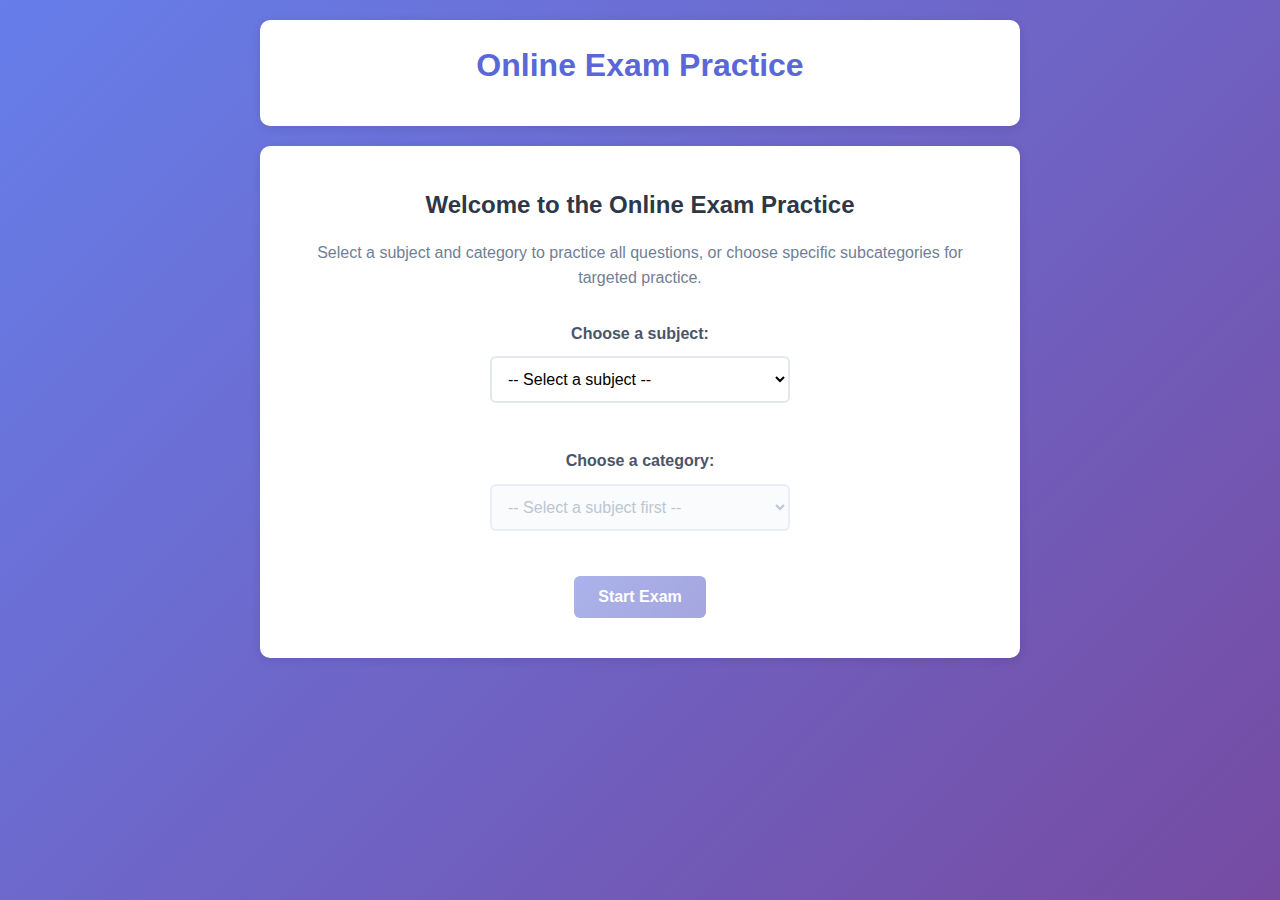
<file: index.html>
<!DOCTYPE html>
<html lang="en">
<head>
    <meta charset="UTF-8">
    <meta name="viewport" content="width=device-width, initial-scale=1.0">
    <title>Online Exam - Practice Test</title>
    <link rel="stylesheet" href="styles.css">
</head>
<body>
    <div class="container">
        <header>
            <h1>Online Exam Practice</h1>
            <div class="exam-info" id="examInfo" style="display: none;">
                <div class="exam-title" id="examTitle"></div>
                <div class="progress-info">
                    <span id="questionProgress">Question 1 of 10</span>
                    <div class="progress-bar">
                        <div class="progress-fill" id="progressFill"></div>
                    </div>
                </div>
            </div>
        </header>

        <main>
            <!-- Welcome Screen -->
            <div class="welcome-screen" id="welcomeScreen">
                <h2>Welcome to the Online Exam Practice</h2>
                <p>Select a subject and category to practice all questions, or choose specific subcategories for targeted practice.</p>
                <div class="exam-selector">
                    <label for="subjectSelect">Choose a subject:</label>
                    <select id="subjectSelect">
                        <option value="">-- Select a subject --</option>
                    </select>
                </div>
                <div class="exam-selector">
                    <label for="examSelect">Choose a category:</label>
                    <select id="examSelect" disabled>
                        <option value="">-- Select a subject first --</option>
                    </select>
                </div>
                <button id="startExam" class="btn btn-primary" disabled>Start Exam</button>
            </div>

            <!-- Question Screen -->
            <div class="question-screen" id="questionScreen" style="display: none;">
                <div class="question-container">
                    <div class="question-header">
                        <span class="question-number" id="questionNumber">Question 1</span>
                        <span class="question-type" id="questionType">Multiple Choice</span>
                    </div>
                    <div class="question-text" id="questionText"></div>
                    <div class="answers-container" id="answersContainer"></div>
                </div>

                <div class="navigation-container">
                    <button id="prevQuestion" class="btn btn-secondary" style="display: none;">Previous</button>
                    <button id="nextQuestion" class="btn btn-primary" disabled>Next</button>
                    <button id="finishExam" class="btn btn-warning" style="display: none;">Finish Exam</button>
                    <button id="submitExam" class="btn btn-success" style="display: none;">Submit Exam</button>
                </div>
            </div>

            <!-- Results Screen -->
            <div class="results-screen" id="resultsScreen" style="display: none;">
                <h2>Exam Results</h2>
                <div class="score-summary">
                    <div class="score-circle">
                        <span class="score-percentage" id="scorePercentage">0%</span>
                        <span class="score-text">Score</span>
                    </div>
                    <div class="score-details">
                        <div class="score-item">
                            <span class="label">Correct Answers:</span>
                            <span class="value" id="correctAnswers">0</span>
                        </div>
                        <div class="score-item">
                            <span class="label">Total Questions:</span>
                            <span class="value" id="totalQuestions">0</span>
                        </div>
                        <div class="score-item">
                            <span class="label">Percentage:</span>
                            <span class="value" id="percentageText">0%</span>
                        </div>
                    </div>
                </div>

                <div class="question-review" id="questionReview"></div>

                <div class="actions">
                    <button id="retakeExam" class="btn btn-primary">Retake Exam</button>
                    <button id="backToHome" class="btn btn-secondary">Back to Home</button>
                </div>
            </div>
        </main>
    </div>

    <script src="script.js"></script>
</body>
</html>
</file>
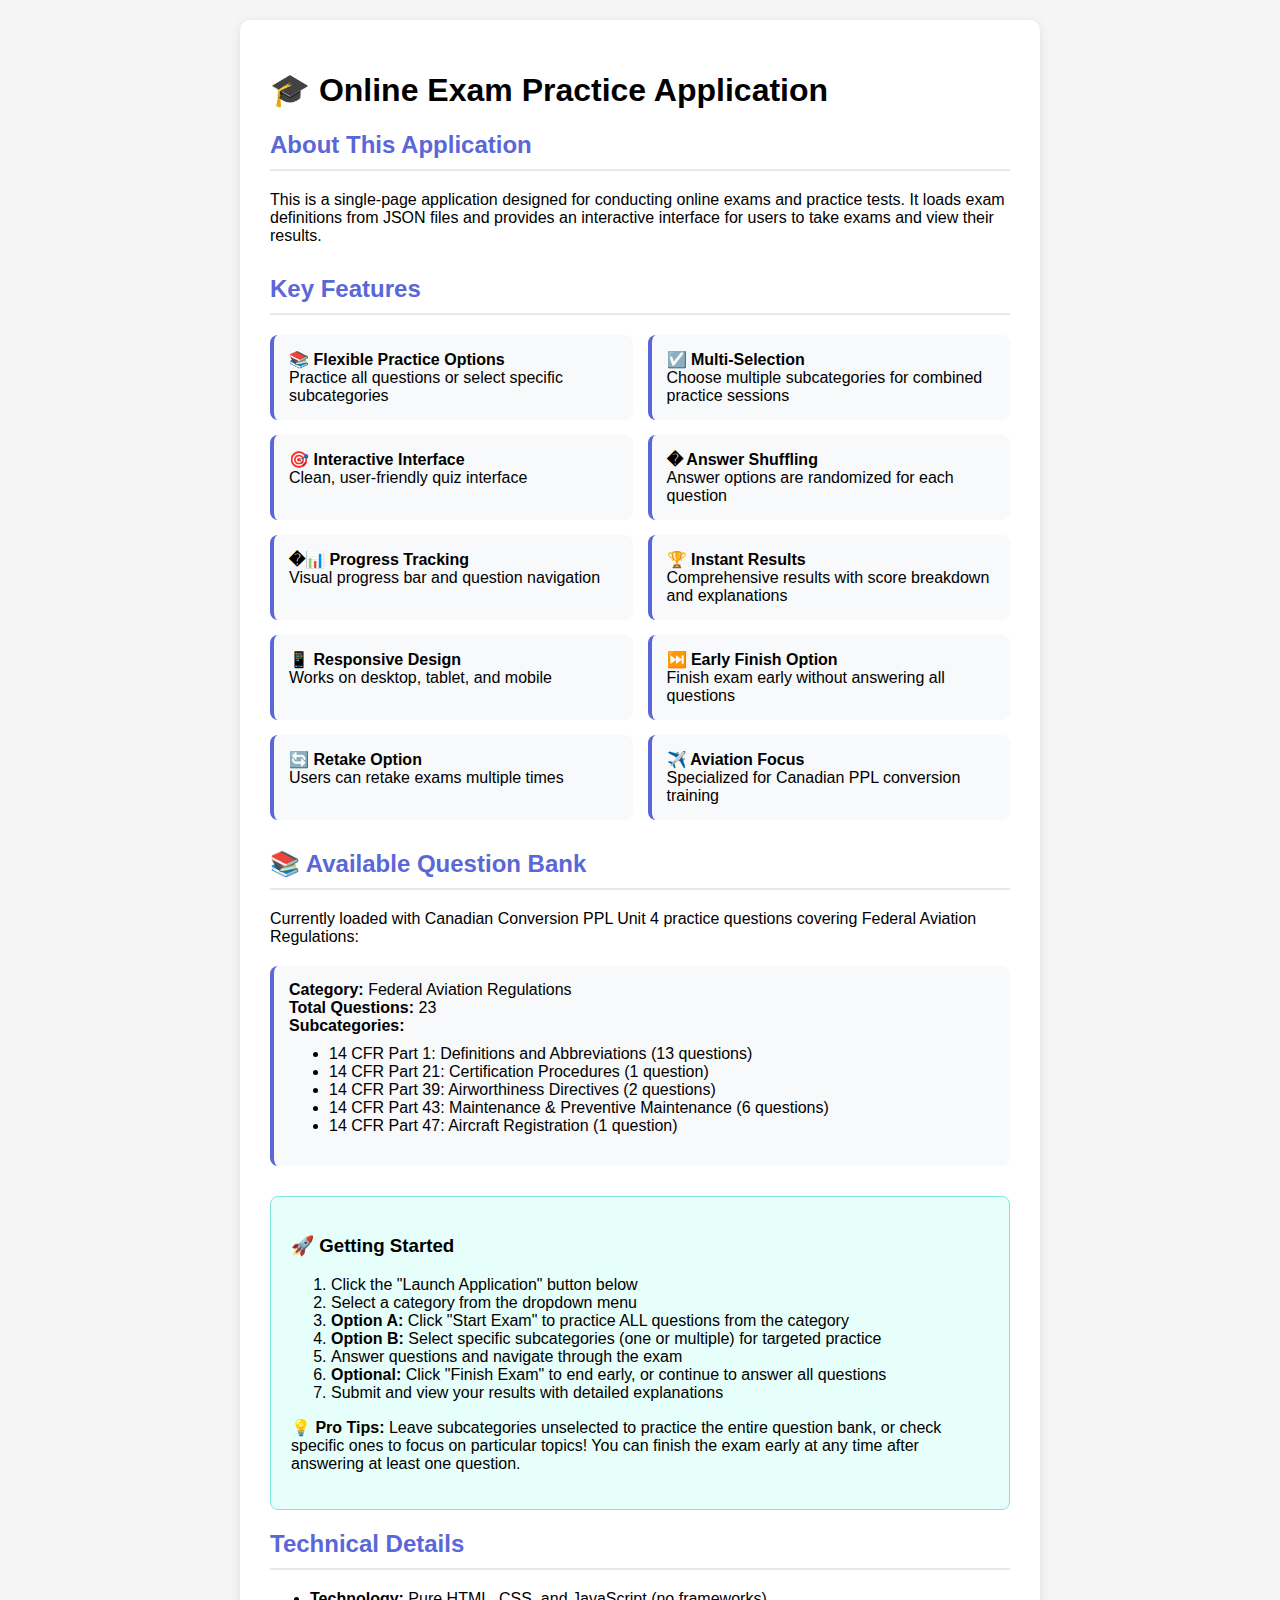
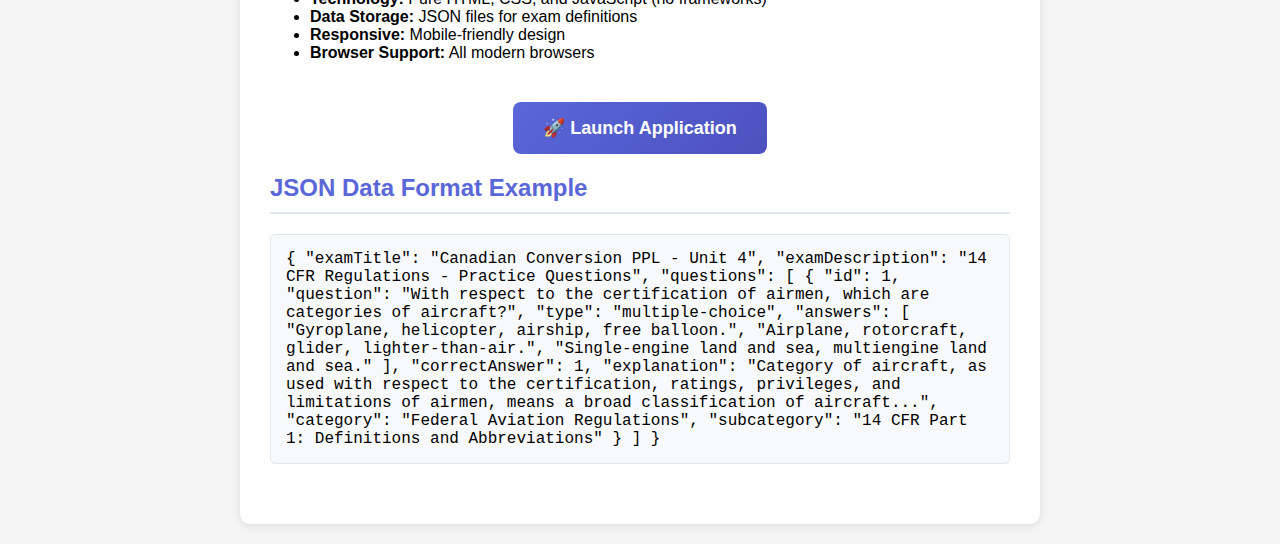
<file: demo.html>
<!DOCTYPE html>
<html lang="en">
<head>
    <meta charset="UTF-8">
    <meta name="viewport" content="width=device-width, initial-scale=1.0">
    <title>Online Exam Demo</title>
    <style>
        body {
            font-family: Arial, sans-serif;
            max-width: 800px;
            margin: 0 auto;
            padding: 20px;
            background: #f5f5f5;
        }
        .demo-container {
            background: white;
            padding: 30px;
            border-radius: 10px;
            box-shadow: 0 2px 10px rgba(0,0,0,0.1);
        }
        .demo-section {
            margin-bottom: 30px;
        }
        .demo-section h2 {
            color: #5a67d8;
            border-bottom: 2px solid #e2e8f0;
            padding-bottom: 10px;
        }
        .feature-list {
            display: grid;
            grid-template-columns: repeat(auto-fit, minmax(250px, 1fr));
            gap: 15px;
            margin: 20px 0;
        }
        .feature-item {
            background: #f8f9fa;
            padding: 15px;
            border-radius: 8px;
            border-left: 4px solid #5a67d8;
        }
        .code-block {
            background: #f8f9fa;
            border: 1px solid #e2e8f0;
            border-radius: 5px;
            padding: 15px;
            font-family: 'Courier New', monospace;
            overflow-x: auto;
        }
        .launch-button {
            background: linear-gradient(135deg, #5a67d8, #4c51bf);
            color: white;
            padding: 15px 30px;
            border: none;
            border-radius: 8px;
            font-size: 18px;
            font-weight: 600;
            cursor: pointer;
            text-decoration: none;
            display: inline-block;
            transition: transform 0.2s ease;
        }
        .launch-button:hover {
            transform: translateY(-2px);
        }
        .instructions {
            background: #e6fffa;
            border: 1px solid #81e6d9;
            border-radius: 8px;
            padding: 20px;
            margin: 20px 0;
        }
    </style>
</head>
<body>
    <div class="demo-container">
        <h1>🎓 Online Exam Practice Application</h1>

        <div class="demo-section">
            <h2>About This Application</h2>
            <p>This is a single-page application designed for conducting online exams and practice tests. It loads exam definitions from JSON files and provides an interactive interface for users to take exams and view their results.</p>
        </div>

        <div class="demo-section">
            <h2>Key Features</h2>
            <div class="feature-list">
                <div class="feature-item">
                    <strong>📚 Flexible Practice Options</strong><br>
                    Practice all questions or select specific subcategories
                </div>
                <div class="feature-item">
                    <strong>☑️ Multi-Selection</strong><br>
                    Choose multiple subcategories for combined practice sessions
                </div>
                <div class="feature-item">
                    <strong>🎯 Interactive Interface</strong><br>
                    Clean, user-friendly quiz interface
                </div>
                <div class="feature-item">
                    <strong>� Answer Shuffling</strong><br>
                    Answer options are randomized for each question
                </div>
                <div class="feature-item">
                    <strong>�📊 Progress Tracking</strong><br>
                    Visual progress bar and question navigation
                </div>
                <div class="feature-item">
                    <strong>🏆 Instant Results</strong><br>
                    Comprehensive results with score breakdown and explanations
                </div>
                <div class="feature-item">
                    <strong>📱 Responsive Design</strong><br>
                    Works on desktop, tablet, and mobile
                </div>
                <div class="feature-item">
                    <strong>⏭️ Early Finish Option</strong><br>
                    Finish exam early without answering all questions
                </div>
                <div class="feature-item">
                    <strong>🔄 Retake Option</strong><br>
                    Users can retake exams multiple times
                </div>
                <div class="feature-item">
                    <strong>✈️ Aviation Focus</strong><br>
                    Specialized for Canadian PPL conversion training
                </div>
            </div>
        </div>

        <div class="demo-section">
            <h2>📚 Available Question Bank</h2>
            <p>Currently loaded with Canadian Conversion PPL Unit 4 practice questions covering Federal Aviation Regulations:</p>

            <div class="feature-list">
                <div class="feature-item">
                    <strong>Category:</strong> Federal Aviation Regulations<br>
                    <strong>Total Questions:</strong> 23<br>
                    <strong>Subcategories:</strong>
                    <ul style="margin-top: 10px;">
                        <li>14 CFR Part 1: Definitions and Abbreviations (13 questions)</li>
                        <li>14 CFR Part 21: Certification Procedures (1 question)</li>
                        <li>14 CFR Part 39: Airworthiness Directives (2 questions)</li>
                        <li>14 CFR Part 43: Maintenance & Preventive Maintenance (6 questions)</li>
                        <li>14 CFR Part 47: Aircraft Registration (1 question)</li>
                    </ul>
                </div>
            </div>
        </div>

        <div class="instructions">
            <h3>🚀 Getting Started</h3>
            <ol>
                <li>Click the "Launch Application" button below</li>
                <li>Select a category from the dropdown menu</li>
                <li><strong>Option A:</strong> Click "Start Exam" to practice ALL questions from the category</li>
                <li><strong>Option B:</strong> Select specific subcategories (one or multiple) for targeted practice</li>
                <li>Answer questions and navigate through the exam</li>
                <li><strong>Optional:</strong> Click "Finish Exam" to end early, or continue to answer all questions</li>
                <li>Submit and view your results with detailed explanations</li>
            </ol>
            <p><strong>💡 Pro Tips:</strong> Leave subcategories unselected to practice the entire question bank, or check specific ones to focus on particular topics! You can finish the exam early at any time after answering at least one question.</p>
        </div>

        <div class="demo-section">
            <h2>Technical Details</h2>
            <ul>
                <li><strong>Technology:</strong> Pure HTML, CSS, and JavaScript (no frameworks)</li>
                <li><strong>Data Storage:</strong> JSON files for exam definitions</li>
                <li><strong>Responsive:</strong> Mobile-friendly design</li>
                <li><strong>Browser Support:</strong> All modern browsers</li>
            </ul>
        </div>

        <div style="text-align: center; margin-top: 40px;">
            <a href="index.html" class="launch-button">🚀 Launch Application</a>
        </div>

        <div class="demo-section">
            <h2>JSON Data Format Example</h2>
            <div class="code-block">
{
  "examTitle": "Canadian Conversion PPL - Unit 4",
  "examDescription": "14 CFR Regulations - Practice Questions",
  "questions": [
    {
      "id": 1,
      "question": "With respect to the certification of airmen, which are categories of aircraft?",
      "type": "multiple-choice",
      "answers": [
        "Gyroplane, helicopter, airship, free balloon.",
        "Airplane, rotorcraft, glider, lighter-than-air.",
        "Single-engine land and sea, multiengine land and sea."
      ],
      "correctAnswer": 1,
      "explanation": "Category of aircraft, as used with respect to the certification, ratings, privileges, and limitations of airmen, means a broad classification of aircraft...",
      "category": "Federal Aviation Regulations",
      "subcategory": "14 CFR Part 1: Definitions and Abbreviations"
    }
  ]
}
            </div>
        </div>
    </div>
</body>
</html>
</file>
<file: styles.css>
/* Reset and base styles */
* {
    margin: 0;
    padding: 0;
    box-sizing: border-box;
}

body {
    font-family: 'Segoe UI', Tahoma, Geneva, Verdana, sans-serif;
    line-height: 1.6;
    color: #333;
    background: linear-gradient(135deg, #667eea 0%, #764ba2 100%);
    min-height: 100vh;
}

.container {
    max-width: 800px;
    margin: 0 auto;
    padding: 20px;
    min-height: 100vh;
}

/* Header styles */
header {
    background: white;
    padding: 20px;
    border-radius: 10px;
    box-shadow: 0 2px 10px rgba(0, 0, 0, 0.1);
    margin-bottom: 20px;
}

header h1 {
    color: #5a67d8;
    text-align: center;
    margin-bottom: 15px;
}

.exam-info {
    display: flex;
    justify-content: space-between;
    align-items: center;
    margin-top: 15px;
}

.exam-title {
    font-size: 1.1em;
    font-weight: 600;
    color: #4a5568;
}

.progress-info {
    display: flex;
    align-items: center;
    gap: 15px;
}

.progress-bar {
    width: 200px;
    height: 8px;
    background: #e2e8f0;
    border-radius: 4px;
    overflow: hidden;
}

.progress-fill {
    height: 100%;
    background: linear-gradient(90deg, #48bb78, #38a169);
    transition: width 0.3s ease;
    width: 0%;
}

/* Main content styles */
main {
    background: white;
    border-radius: 10px;
    box-shadow: 0 2px 10px rgba(0, 0, 0, 0.1);
    overflow: hidden;
}

/* Welcome screen */
.welcome-screen {
    padding: 40px;
    text-align: center;
}

.welcome-screen h2 {
    color: #2d3748;
    margin-bottom: 15px;
}

.welcome-screen p {
    color: #718096;
    margin-bottom: 30px;
}

.exam-selector {
    margin-bottom: 30px;
}

.exam-selector label {
    display: block;
    margin-bottom: 10px;
    font-weight: 600;
    color: #4a5568;
}

.exam-selector select {
    width: 100%;
    max-width: 300px;
    padding: 12px;
    border: 2px solid #e2e8f0;
    border-radius: 6px;
    font-size: 16px;
    background: white;
    margin-bottom: 15px;
}

.exam-selector select:focus {
    outline: none;
    border-color: #5a67d8;
}

.exam-selector select:disabled {
    background: #f7fafc;
    color: #a0aec0;
    cursor: not-allowed;
}

.subcategory-container {
    margin-top: 20px;
    padding: 20px;
    background: #f8f9fa;
    border-radius: 8px;
    border: 1px solid #e2e8f0;
}

.subcategory-header h4 {
    margin: 0 0 15px 0;
    color: #4a5568;
    font-size: 1.1em;
    font-weight: 600;
}

.checkbox-container {
    display: grid;
    grid-template-columns: repeat(auto-fit, minmax(300px, 1fr));
    gap: 12px;
}

.checkbox-item {
    display: flex;
    align-items: flex-start;
    gap: 10px;
}

.checkbox-item input[type="checkbox"] {
    margin-top: 3px;
    transform: scale(1.2);
    cursor: pointer;
}

.checkbox-item label {
    cursor: pointer;
    color: #2d3748;
    line-height: 1.4;
    margin-bottom: 0;
    font-weight: 500;
}

.question-count {
    color: #718096;
    font-weight: 400;
    font-size: 0.9em;
}

#subcategorySelect {
    margin-top: 0;
}

/* Question screen */
.question-screen {
    padding: 30px;
}

.question-container {
    margin-bottom: 30px;
}

.question-header {
    display: flex;
    justify-content: space-between;
    align-items: center;
    margin-bottom: 20px;
    padding-bottom: 15px;
    border-bottom: 2px solid #e2e8f0;
}

.question-number {
    font-size: 1.2em;
    font-weight: 600;
    color: #5a67d8;
}

.question-type {
    background: #edf2f7;
    color: #4a5568;
    padding: 4px 12px;
    border-radius: 12px;
    font-size: 0.9em;
}

.question-text {
    font-size: 1.1em;
    line-height: 1.8;
    margin-bottom: 25px;
    color: #2d3748;
}

.answers-container {
    display: flex;
    flex-direction: column;
    gap: 12px;
}

.answer-option {
    display: flex;
    align-items: center;
    padding: 15px;
    border: 2px solid #e2e8f0;
    border-radius: 8px;
    cursor: pointer;
    transition: all 0.2s ease;
    background: white;
}

.answer-option:hover {
    border-color: #cbd5e0;
    background: #f7fafc;
}

.answer-option.selected {
    border-color: #5a67d8;
    background: #edf2f7;
}

.answer-option.correct {
    border-color: #48bb78;
    background: #f0fff4;
}

.answer-option.incorrect {
    border-color: #f56565;
    background: #fffafa;
}

.answer-option input[type="radio"] {
    margin-right: 12px;
    transform: scale(1.2);
    accent-color: #5a67d8;
}

.answer-text {
    flex: 1;
    font-size: 1em;
}

.answer-feedback {
    margin-top: 8px;
    padding: 8px 12px;
    border-radius: 4px;
    font-size: 0.9em;
    display: none;
}

.answer-feedback.show {
    display: block;
}

.answer-feedback.correct {
    background: #c6f6d5;
    color: #2f855a;
}

.answer-feedback.incorrect {
    background: #fed7d7;
    color: #c53030;
}

/* Navigation */
.navigation-container {
    display: flex;
    justify-content: space-between;
    align-items: center;
    padding-top: 20px;
    border-top: 2px solid #e2e8f0;
}

/* Results screen */
.results-screen {
    padding: 30px;
    text-align: center;
}

.results-screen h2 {
    color: #2d3748;
    margin-bottom: 30px;
}

.score-summary {
    display: flex;
    justify-content: center;
    align-items: center;
    gap: 40px;
    margin-bottom: 40px;
    flex-wrap: wrap;
}

.score-circle {
    width: 120px;
    height: 120px;
    border-radius: 50%;
    background: linear-gradient(135deg, #48bb78, #38a169);
    display: flex;
    flex-direction: column;
    justify-content: center;
    align-items: center;
    color: white;
    box-shadow: 0 4px 15px rgba(72, 187, 120, 0.3);
}

.score-percentage {
    font-size: 2em;
    font-weight: bold;
}

.score-text {
    font-size: 0.9em;
    opacity: 0.9;
}

.score-details {
    display: flex;
    flex-direction: column;
    gap: 10px;
    text-align: left;
}

.score-item {
    display: flex;
    justify-content: space-between;
    align-items: center;
    min-width: 200px;
}

.score-item .label {
    color: #718096;
}

.score-item .value {
    font-weight: 600;
    color: #2d3748;
}

.question-review {
    text-align: left;
    margin-bottom: 30px;
}

.review-question {
    margin-bottom: 20px;
    padding: 20px;
    border: 1px solid #e2e8f0;
    border-radius: 8px;
}

.review-question.correct {
    border-left: 4px solid #48bb78;
}

.review-question.incorrect {
    border-left: 4px solid #f56565;
}

.review-question-text {
    font-weight: 600;
    margin-bottom: 10px;
    color: #2d3748;
}

.review-answer {
    margin-bottom: 5px;
    padding: 8px;
    border-radius: 4px;
}

.review-answer.your-answer {
    background: #edf2f7;
    color: #4a5568;
}

.review-answer.correct-answer {
    background: #c6f6d5;
    color: #2f855a;
}

.review-answer.your-incorrect {
    background: #fed7d7;
    color: #c53030;
}

.review-explanation {
    margin-top: 10px;
    padding: 12px;
    background: #f0f8ff;
    border: 1px solid #bee3f8;
    border-radius: 6px;
    color: #2c5282;
    font-size: 0.95em;
    line-height: 1.5;
}

.review-explanation strong {
    color: #2a4365;
}

.actions {
    display: flex;
    gap: 15px;
    justify-content: center;
    flex-wrap: wrap;
}

/* Button styles */
.btn {
    padding: 12px 24px;
    border: none;
    border-radius: 6px;
    font-size: 16px;
    font-weight: 600;
    cursor: pointer;
    transition: all 0.2s ease;
    text-decoration: none;
    display: inline-block;
    text-align: center;
}

.btn:disabled {
    opacity: 0.5;
    cursor: not-allowed;
}

.btn-primary {
    background: linear-gradient(135deg, #5a67d8, #4c51bf);
    color: white;
}

.btn-primary:hover:not(:disabled) {
    transform: translateY(-1px);
    box-shadow: 0 4px 12px rgba(90, 103, 216, 0.3);
}

.btn-secondary {
    background: #718096;
    color: white;
}

.btn-secondary:hover:not(:disabled) {
    background: #4a5568;
    transform: translateY(-1px);
}

.btn-success {
    background: linear-gradient(135deg, #48bb78, #38a169);
    color: white;
}

.btn-success:hover:not(:disabled) {
    transform: translateY(-1px);
    box-shadow: 0 4px 12px rgba(72, 187, 120, 0.3);
}

.btn-warning {
    background: linear-gradient(135deg, #ed8936, #dd6b20);
    color: white;
}

.btn-warning:hover:not(:disabled) {
    transform: translateY(-1px);
    box-shadow: 0 4px 12px rgba(237, 137, 54, 0.3);
}

/* Responsive design */
@media (max-width: 768px) {
    .container {
        padding: 10px;
    }

    .exam-info {
        flex-direction: column;
        gap: 15px;
    }

    .progress-info {
        flex-direction: column;
        gap: 10px;
    }

    .progress-bar {
        width: 100%;
    }

    .score-summary {
        flex-direction: column;
        gap: 20px;
    }

    .navigation-container {
        flex-direction: column;
        gap: 15px;
    }

    .actions {
        flex-direction: column;
    }

    .btn {
        width: 100%;
    }
}

@media (max-width: 480px) {
    .welcome-screen, .question-screen, .results-screen {
        padding: 20px;
    }

    header {
        padding: 15px;
    }

    .question-header {
        flex-direction: column;
        gap: 10px;
        align-items: flex-start;
    }
}

/* Image attachment styles */
.question-image-container {
    margin: 15px 0;
    text-align: center;
}

.question-image {
    max-width: 100%;
    height: auto;
    border-radius: 8px;
    box-shadow: 0 2px 8px rgba(0, 0, 0, 0.1);
    border: 1px solid #e2e8f0;
}

.review-question-image-container {
    margin: 10px 0;
    text-align: center;
}

.review-question-image {
    max-width: 300px;
    height: auto;
    border-radius: 6px;
    box-shadow: 0 1px 4px rgba(0, 0, 0, 0.1);
    border: 1px solid #e2e8f0;
}

/* Multiple attachments layout */
.question-attachments {
    margin: 15px 0;
}

.attachments-grid {
    display: grid;
    gap: 15px;
    margin-top: 10px;
}

.attachments-grid.single {
    grid-template-columns: 1fr;
    justify-items: center;
}

.attachments-grid.double {
    grid-template-columns: 1fr 1fr;
}

.attachments-grid.multiple {
    grid-template-columns: repeat(auto-fit, minmax(200px, 1fr));
}

.attachment-item {
    text-align: center;
}

.attachment-image {
    max-width: 100%;
    height: auto;
    border-radius: 8px;
    box-shadow: 0 2px 8px rgba(0, 0, 0, 0.1);
    border: 1px solid #e2e8f0;
    cursor: pointer;
    transition: transform 0.2s ease, box-shadow 0.2s ease;
}

.attachment-image:hover {
    transform: scale(1.02);
    box-shadow: 0 4px 12px rgba(0, 0, 0, 0.2);
}

.attachment-caption {
    margin-top: 8px;
    font-size: 0.9em;
    color: #718096;
    font-style: italic;
}

/* Image modal styles */
.image-modal {
    position: fixed;
    top: 0;
    left: 0;
    width: 100%;
    height: 100%;
    background: rgba(0, 0, 0, 0.9);
    display: flex;
    justify-content: center;
    align-items: center;
    z-index: 1000;
    cursor: pointer;
}

.modal-image {
    max-width: 90%;
    max-height: 90%;
    border-radius: 8px;
    box-shadow: 0 8px 32px rgba(0, 0, 0, 0.5);
}

/* Review screen attachments */
.review-attachments {
    margin: 10px 0;
}

.review-attachments .attachments-grid {
    gap: 10px;
}

.review-attachments .attachment-image {
    max-width: 200px;
    border-radius: 6px;
}

/* Responsive image handling */
@media (max-width: 768px) {
    .question-image {
        max-width: 95%;
    }

    .attachments-grid.double,
    .attachments-grid.multiple {
        grid-template-columns: 1fr;
    }

    .attachment-image {
        max-width: 100%;
    }

    .modal-image {
        max-width: 95%;
        max-height: 95%;
    }

    .review-question-image {
        max-width: 95%;
    }
}
</file>
